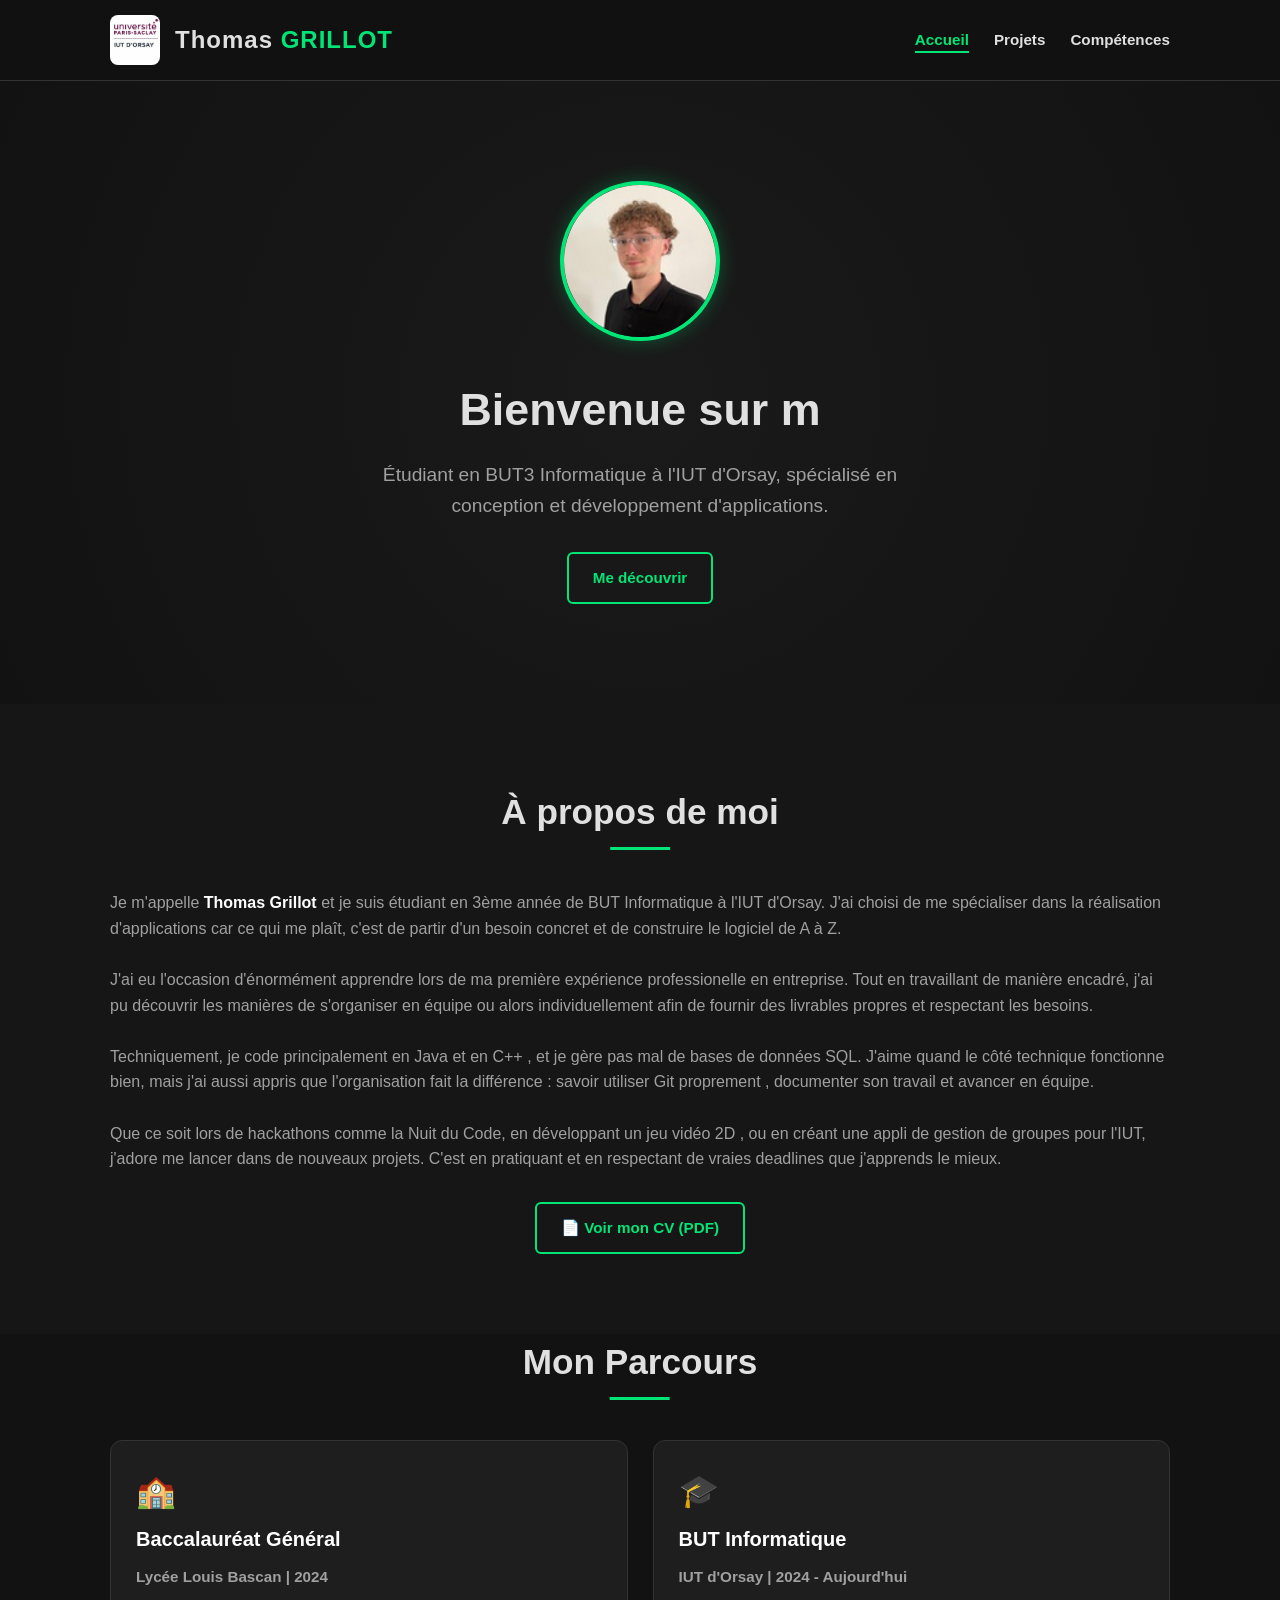
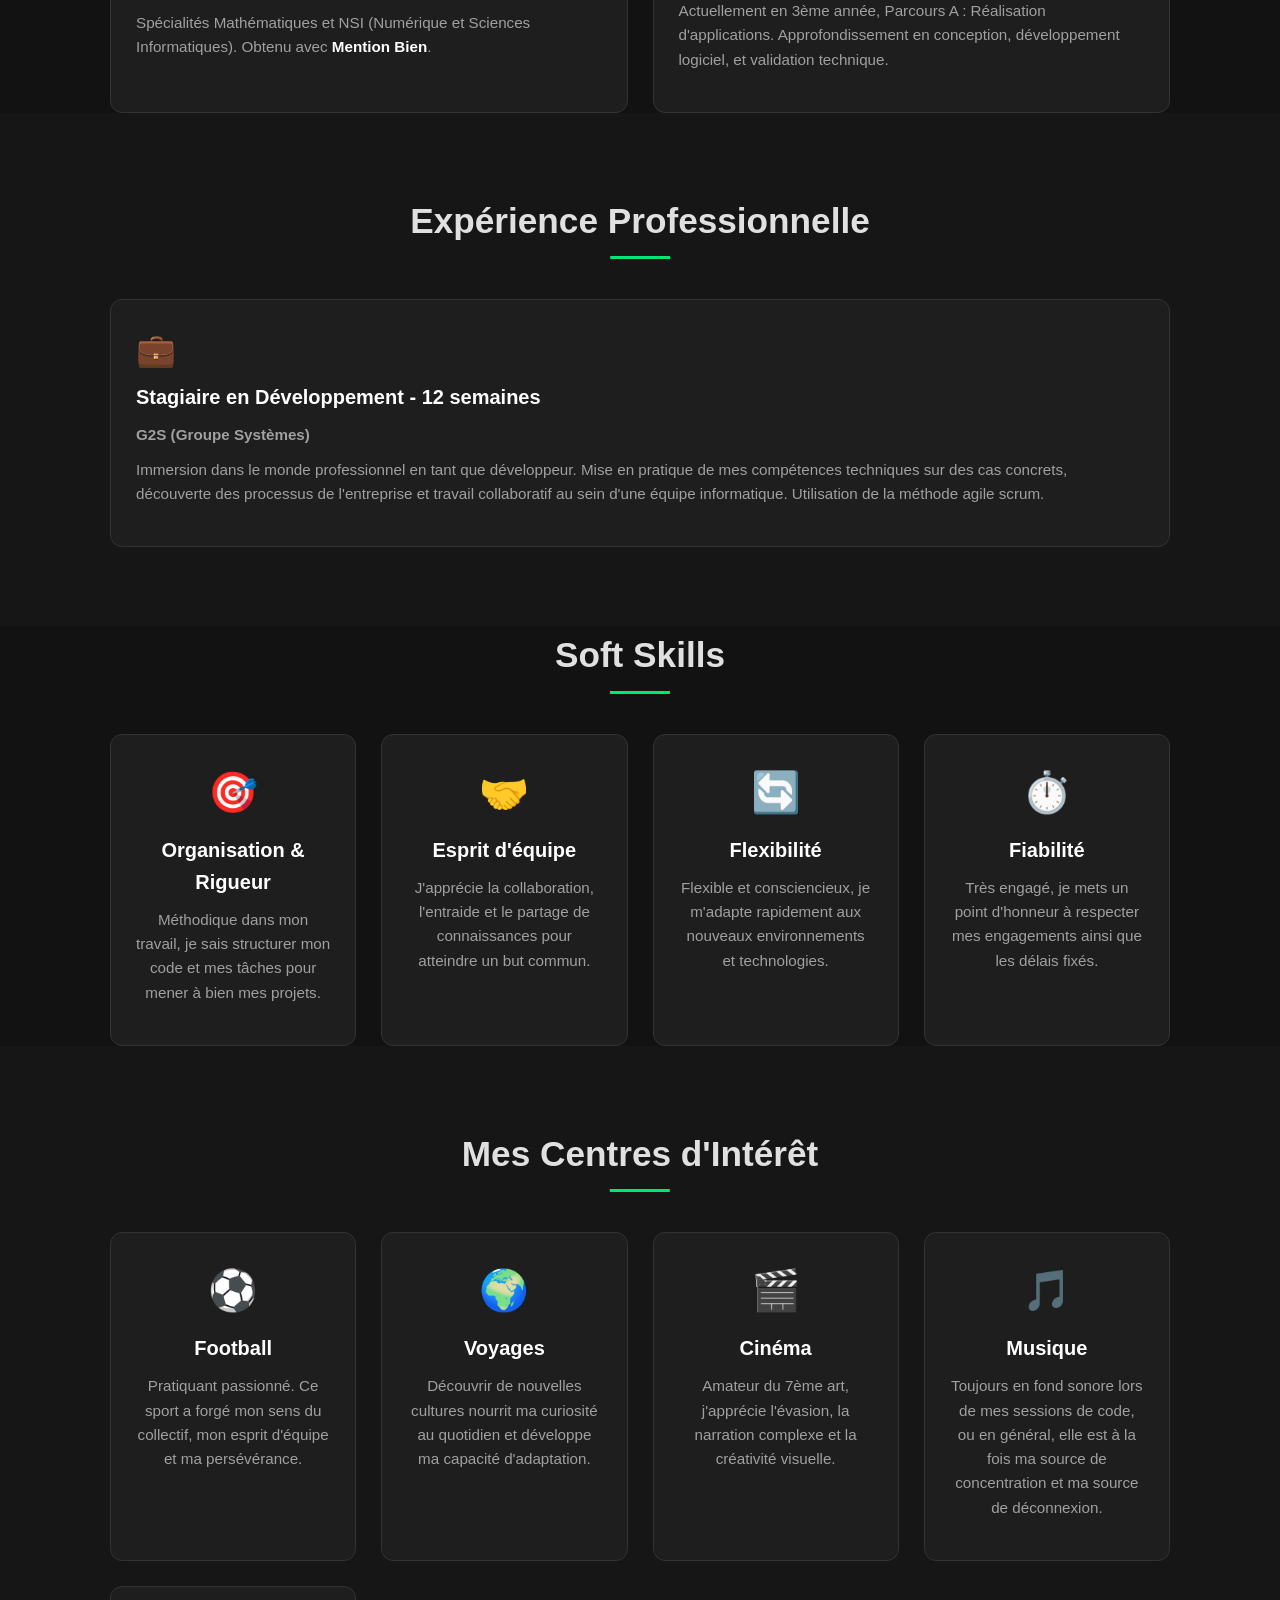
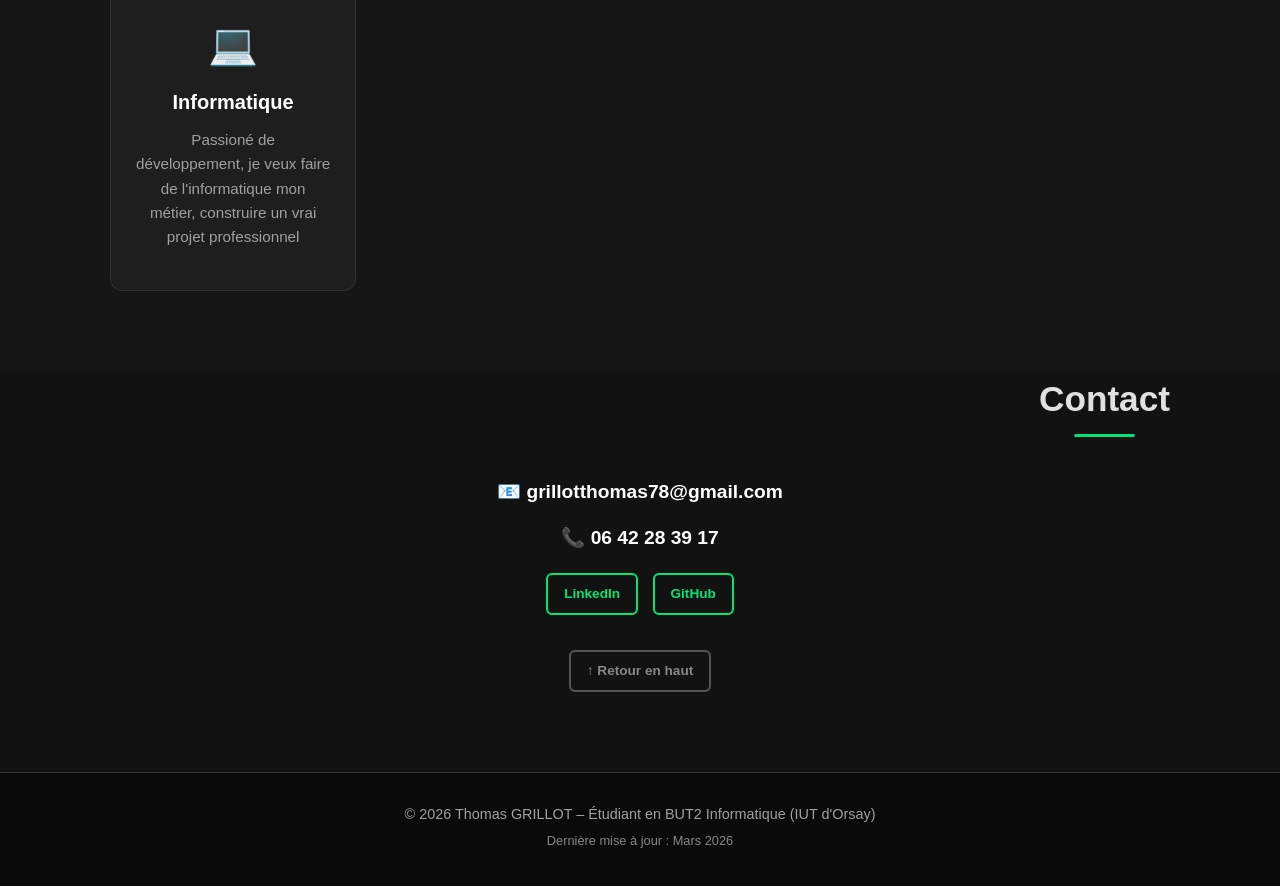
<file: index.html>
<!DOCTYPE html>
<html lang="fr">
<head>
  <meta charset="UTF-8" />
  <meta name="viewport" content="width=device-width, initial-scale=1.0"/>
  <title>Thomas Grillot – Accueil | Développeur</title>
  <link rel="stylesheet" href="styles.css"/>
</head>
<body>

  <header>
    <div class="container">
      <div class="logo-container">
        <img src="OIP.png" alt="Logo de Thomas Grillot" class="logo">
        <h1>Thomas <strong>GRILLOT</strong></h1>
      </div>
      <nav>
        <ul>
          <li><a href="index.html" class="active">Accueil</a></li>
          <li><a href="projets.html">Projets</a></li>
          <li><a href="competences.html">Compétences</a></li>
        </ul>
      </nav>
    </div>
  </header>

  <section class="hero">
    <div id="particles-js"></div>
    
    <div class="container">
      <img src="photo.png" alt="Photo de Thomas Grillot" class="profile-pic fade-in">
      
      <h2 id="typewriter" class="fade-in"></h2>
      
      <p class="fade-in">Étudiant en BUT3 Informatique à l'IUT d'Orsay, spécialisé en conception et développement d'applications.</p>
      
      <div class="fade-in">
        <a href="#about" class="btn">Me découvrir</a>
      </div>
    </div>
  </section>

  <section id="about" class="light fade-in">
    <div class="container"> 
      <h2 class="section-title">À propos de moi</h2>
      <p>
        Je m'appelle <strong>Thomas Grillot</strong> et je suis étudiant en 3ème année de BUT Informatique à l'IUT d'Orsay. J'ai choisi de me spécialiser dans la réalisation d'applications car ce qui me plaît, c'est de partir d'un besoin concret et de construire le logiciel de A à Z.
        <br><br>
        J'ai eu l'occasion d'énormément apprendre lors de ma première expérience professionelle en entreprise. Tout en travaillant de manière encadré, j'ai pu découvrir les manières de s'organiser en équipe ou alors individuellement afin de fournir des livrables propres et respectant les besoins. 
        <br><br>
        Techniquement, je code principalement en Java et en C++ , et je gère pas mal de bases de données SQL. J'aime quand le côté technique fonctionne bien, mais j'ai aussi appris que l'organisation fait la différence : savoir utiliser Git proprement , documenter son travail et avancer en équipe.
        <br><br>
        Que ce soit lors de hackathons comme la Nuit du Code, en développant un jeu vidéo 2D , ou en créant une appli de gestion de groupes pour l'IUT, j'adore me lancer dans de nouveaux projets. C'est en pratiquant et en respectant de vraies deadlines  que j'apprends le mieux.</p>

      <div style="text-align: center; margin-top: 30px;">
        <a href="CV.pdf" class="btn" target="_blank">📄 Voir mon CV (PDF)</a>
      </div>
    </div>
  </section>
  
  <section class="container fade-in">
    <h2 class="section-title">Mon Parcours</h2>
    <div class="projets-grid">

      <div class="projet">
        <h3 style="font-size: 2rem; margin-bottom: 5px;">🏫</h3>
        <h3>Baccalauréat Général</h3>
        <p style="color: var(--text-secondary); font-weight: bold; margin-bottom: 10px;">Lycée Louis Bascan | 2024</p>
        <p>Spécialités Mathématiques et NSI (Numérique et Sciences Informatiques). Obtenu avec <strong>Mention Bien</strong>.</p>
      </div>
      
      <div class="projet">
        <h3 style="font-size: 2rem; margin-bottom: 5px;">🎓</h3>
        <h3>BUT Informatique</h3>
        <p style="color: var(--text-secondary); font-weight: bold; margin-bottom: 10px;">IUT d'Orsay | 2024 - Aujourd'hui</p>
        <p>Actuellement en 3ème année, Parcours A : Réalisation d'applications. Approfondissement en conception, développement logiciel, et validation technique.</p>
      </div>


    </div>
  </section>

  <section class="light fade-in">
    <div class="container">
      <h2 class="section-title">Expérience Professionnelle</h2>
      <div class="projets-grid" style="grid-template-columns: repeat(auto-fit, minmax(300px, 1fr));">
        
        <div class="projet">
          <h3 style="font-size: 2rem; margin-bottom: 5px;">💼</h3>
          <h3>Stagiaire en Développement - 12 semaines</h3>
          <p style="color: var(--text-secondary); font-weight: bold; margin-bottom: 10px;">G2S (Groupe Systèmes)</p>
          <p>Immersion dans le monde professionnel en tant que développeur. Mise en pratique de mes compétences techniques sur des cas concrets, découverte des processus de l'entreprise et travail collaboratif au sein d'une équipe informatique. Utilisation de la méthode agile scrum.</p>
        </div>

      </div>
    </div>
  </section>

  <section class="container fade-in">
    <h2 class="section-title">Soft Skills</h2>
    <div class="projets-grid" style="grid-template-columns: repeat(auto-fit, minmax(200px, 1fr));">
      
      <div class="projet" style="text-align: center;">
        <h3 style="font-size: 2.5rem; margin-bottom: 10px;">🎯</h3>
        <h3>Organisation & Rigueur</h3>
        <p>Méthodique dans mon travail, je sais structurer mon code et mes tâches pour mener à bien mes projets.</p>
      </div>

      <div class="projet" style="text-align: center;">
        <h3 style="font-size: 2.5rem; margin-bottom: 10px;">🤝</h3>
        <h3>Esprit d'équipe</h3>
        <p>J'apprécie la collaboration, l'entraide et le partage de connaissances pour atteindre un but commun.</p>
      </div>

      <div class="projet" style="text-align: center;">
        <h3 style="font-size: 2.5rem; margin-bottom: 10px;">🔄</h3>
        <h3>Flexibilité</h3>
        <p>Flexible et consciencieux, je m'adapte rapidement aux nouveaux environnements et technologies.</p>
      </div>

      <div class="projet" style="text-align: center;">
        <h3 style="font-size: 2.5rem; margin-bottom: 10px;">⏱️</h3>
        <h3>Fiabilité</h3>
        <p>Très engagé, je mets un point d'honneur à respecter mes engagements ainsi que les délais fixés.</p>
      </div>

    </div>
  </section>

  <section class="light fade-in">
    <div class="container">
      <h2 class="section-title">Mes Centres d'Intérêt</h2>
      <div class="projets-grid" style="grid-template-columns: repeat(auto-fit, minmax(200px, 1fr));">
        
        <div class="projet" style="text-align: center;">
          <h3 style="font-size: 2.5rem; margin-bottom: 10px;">⚽</h3>
          <h3>Football</h3>
          <p>Pratiquant passionné. Ce sport a forgé mon sens du collectif, mon esprit d'équipe et ma persévérance.</p>
        </div>

        <div class="projet" style="text-align: center;">
          <h3 style="font-size: 2.5rem; margin-bottom: 10px;">🌍</h3>
          <h3>Voyages</h3>
          <p>Découvrir de nouvelles cultures nourrit ma curiosité au quotidien et développe ma capacité d'adaptation.</p>
        </div>

        <div class="projet" style="text-align: center;">
          <h3 style="font-size: 2.5rem; margin-bottom: 10px;">🎬</h3>
          <h3>Cinéma</h3>
          <p>Amateur du 7ème art, j'apprécie l'évasion, la narration complexe et la créativité visuelle.</p>
        </div>

        <div class="projet" style="text-align: center;">
          <h3 style="font-size: 2.5rem; margin-bottom: 10px;">🎵</h3>
          <h3>Musique</h3>
          <p>Toujours en fond sonore lors de mes sessions de code, ou en général, elle est à la fois ma source de concentration et ma source de déconnexion.</p>
        </div>

        <div class="projet" style="text-align: center;">
          <h3 style="font-size: 2.5rem; margin-bottom: 10px;">💻</h3>
          <h3>Informatique</h3>
          <p>Passioné de développement, je veux faire de l'informatique mon métier, construire un vrai projet professionnel</p>
        </div>
      </div>
    </div>
  </section>

  <section id="contact" class="container fade-in">
    <div style="text-align: center;">
      <h2 class="section-title">Contact</h2>
      <p style="font-size: 1.2rem; margin-bottom: 15px;">
        📧 <a href="mailto:grillotthomas78@gmail.com" style="color: var(--accent-color); text-decoration: none;"><strong>grillotthomas78@gmail.com</strong></a>
      </p>
      <p style="font-size: 1.2rem; margin-bottom: 20px;">
        📞 <strong>06 42 28 39 17</strong>
      </p>
      <p>
        <a href="https://www.linkedin.com/in/thomas-grillot-857299399/" class="btn btn-sm" target="_blank" style="margin-right: 10px;">LinkedIn</a> 
        <a href="https://github.com/ton-pseudo" class="btn btn-sm" target="_blank">GitHub</a>
      </p>
    </div>
  </section>
  
  <div class="container" style="text-align: center; padding: 20px 0;">
    <a href="#" class="btn btn-sm" style="border-color: #555; color: #888;">↑ Retour en haut</a>
  </div>

  <footer>
    <div class="container">
      <p>&copy; 2026 Thomas GRILLOT – Étudiant en BUT2 Informatique (IUT d'Orsay) </p>
      <p style="font-size: 0.8em; color: #888;">Dernière mise à jour : Mars 2026</p>
    </div>
  </footer>

  <script src="scripts.js"></script>
  
  </body>
</html>
</file>
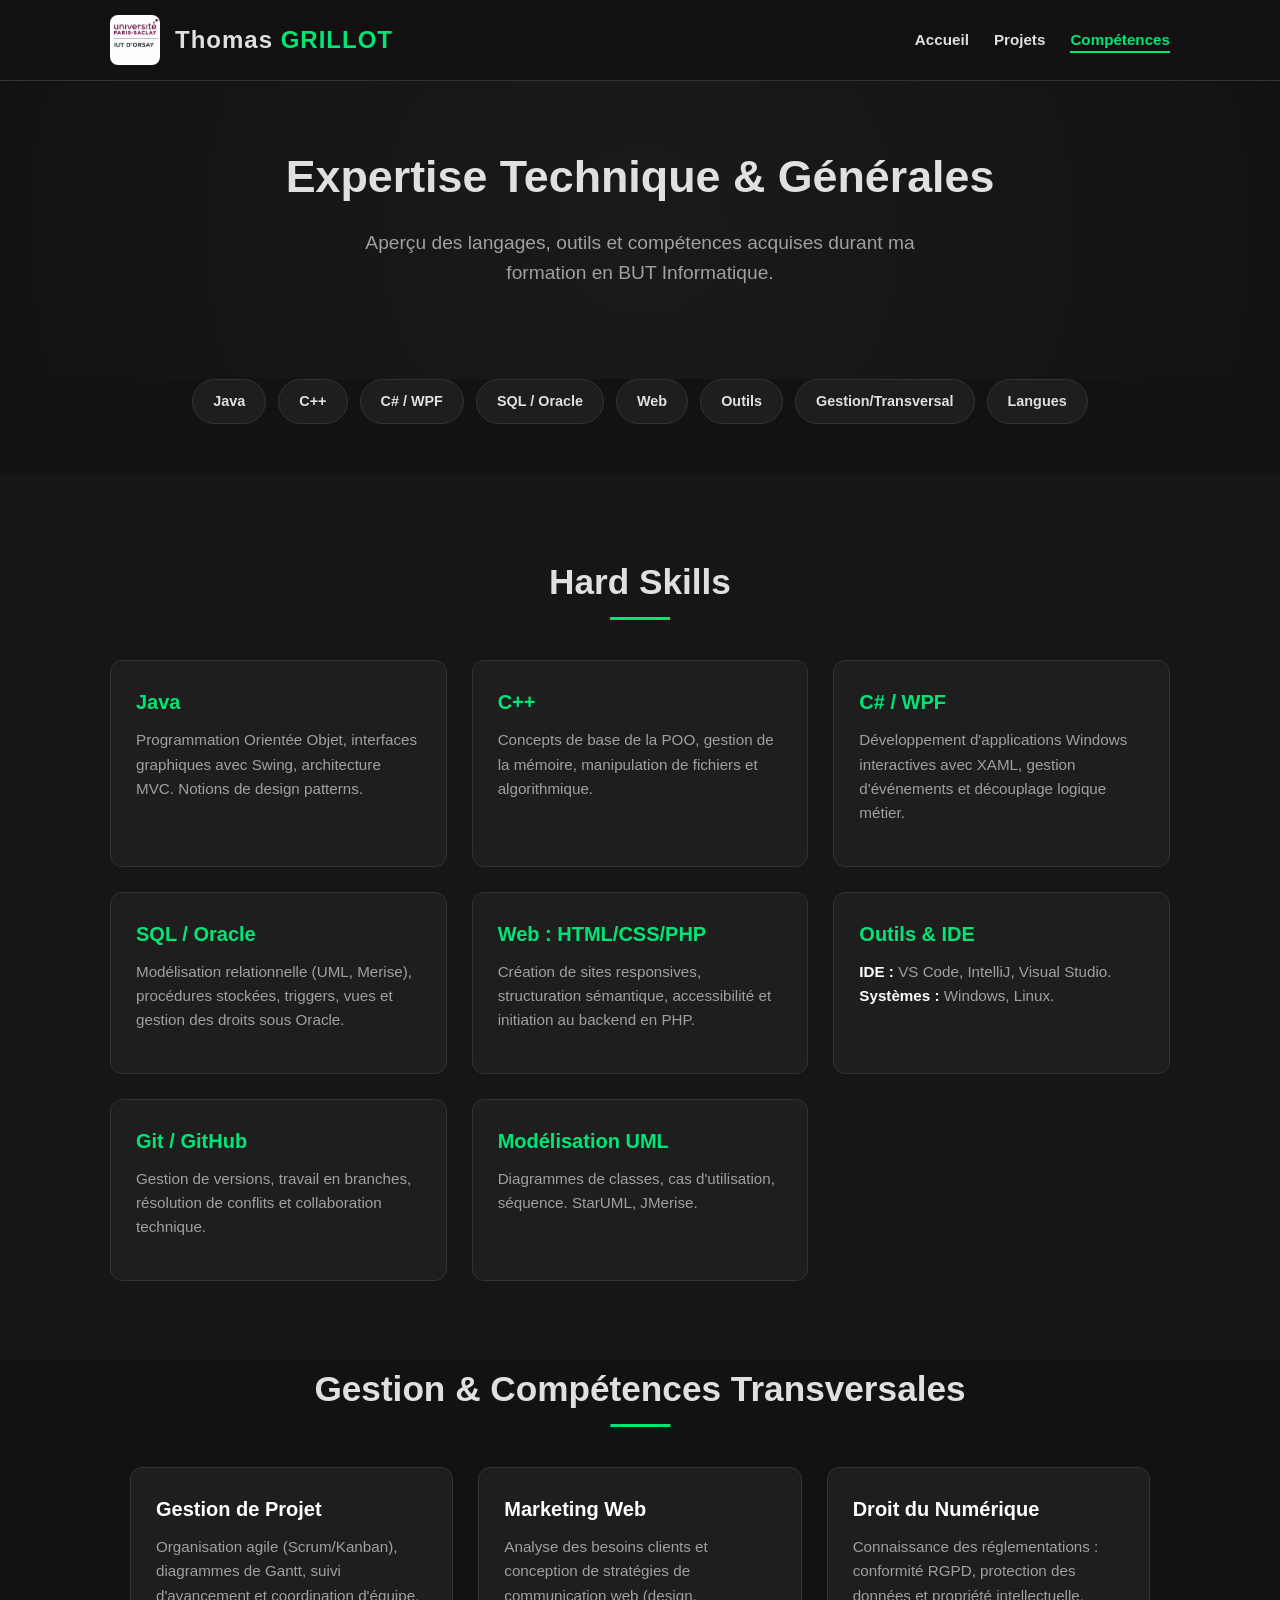
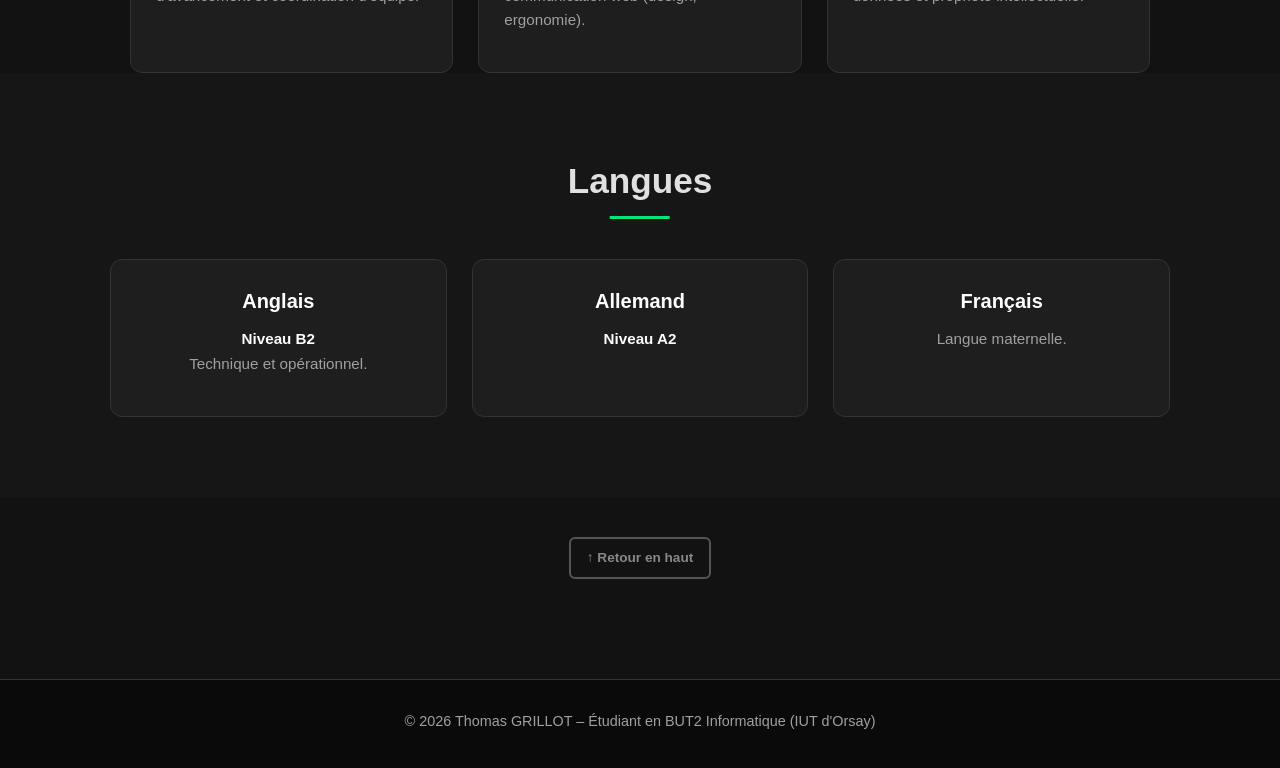
<file: competences.html>
<!DOCTYPE html>
<html lang="fr">
<head>
  <meta charset="UTF-8" />
  <meta name="viewport" content="width=device-width, initial-scale=1.0"/>
  <title>Thomas Grillot – Mes Compétences | Portfolio</title>
  <link rel="stylesheet" href="styles.css"/>
</head>
<body>

  <header>
    <div class="container">
      <div class="logo-container">
        <img src="OIP.png" alt="Logo de Thomas Grillot" class="logo">
        <h1>Thomas <strong>GRILLOT</strong></h1>
      </div>
      <nav>
        <ul>
          <li><a href="index.html">Accueil</a></li>
          <li><a href="projets.html">Projets</a></li>
          <li><a href="competences.html" class="active">Compétences</a></li>
        </ul>
      </nav>
    </div>
  </header>

  <section class="hero" style="padding: 60px 0;">
    <div class="container">
      <h2 class="fade-in">Expertise Technique & Générales</h2>
      <p class="fade-in">Aperçu des langages, outils et compétences acquises durant ma formation en BUT Informatique.</p>
    </div>
  </section>

  <section class="container fade-in">
    <ul class="skills-nav">
        <li><a href="#java">Java</a></li>
        <li><a href="#cpp">C++</a></li>
        <li><a href="#csharp">C# / WPF</a></li>
        <li><a href="#sql">SQL / Oracle</a></li>
        <li><a href="#web">Web</a></li>
        <li><a href="#outils">Outils</a></li> 
        <li><a href="#gestion">Gestion/Transversal</a></li> 
        <li><a href="#langues">Langues</a></li> 
    </ul>
  </section>

  <section class="light">
    <h2 id="gestion" class="section-title">Hard Skills</h2>
    <div class="container projets-grid">
      
      <div id="java" class="projet fade-in">
        <h3 style="color: var(--accent-color);">Java</h3>
        <p>Programmation Orientée Objet, interfaces graphiques avec Swing, architecture MVC. Notions de design patterns.</p>
      </div>

      <div id="cpp" class="projet fade-in">
        <h3 style="color: var(--accent-color);">C++</h3>
        <p>Concepts de base de la POO, gestion de la mémoire, manipulation de fichiers et algorithmique.</p>
      </div>

      <div id="csharp" class="projet fade-in">
        <h3 style="color: var(--accent-color);">C# / WPF</h3>
        <p>Développement d'applications Windows interactives avec XAML, gestion d'événements et découplage logique métier.</p>
      </div>

      <div id="sql" class="projet fade-in">
        <h3 style="color: var(--accent-color);">SQL / Oracle</h3>
        <p>Modélisation relationnelle (UML, Merise), procédures stockées, triggers, vues et gestion des droits sous Oracle.</p>
      </div>

      <div id="web" class="projet fade-in">
        <h3 style="color: var(--accent-color);">Web : HTML/CSS/PHP</h3>
        <p>Création de sites responsives, structuration sémantique, accessibilité et initiation au backend en PHP.</p>
      </div>

      <div id="outils" class="projet fade-in">
        <h3 style="color: var(--accent-color);">Outils & IDE</h3>
        <p><strong>IDE :</strong> VS Code, IntelliJ, Visual Studio. <br><strong>Systèmes :</strong> Windows, Linux.</p>
      </div>

      <div id="git" class="projet fade-in">
        <h3 style="color: var(--accent-color);">Git / GitHub</h3>
        <p>Gestion de versions, travail en branches, résolution de conflits et collaboration technique.</p>
      </div>

      <div id="uml" class="projet fade-in">
        <h3 style="color: var(--accent-color);">Modélisation UML</h3>
        <p>Diagrammes de classes, cas d'utilisation, séquence. StarUML, JMerise.</p>
      </div>
    </div>
  </section>

  <section class="container">
    <div class="container">
      <h2 id="gestion" class="section-title">Gestion & Compétences Transversales</h2>
      <div class="projets-grid">
        
        <div class="projet fade-in">
          <h3>Gestion de Projet</h3>
          <p>Organisation agile (Scrum/Kanban), diagrammes de Gantt, suivi d'avancement et coordination d'équipe.</p>
        </div>
        
        <div class="projet fade-in">
          <h3>Marketing Web</h3>
          <p>Analyse des besoins clients et conception de stratégies de communication web (design, ergonomie).</p>
        </div>
        
        <div class="projet fade-in">
          <h3>Droit du Numérique</h3>
          <p>Connaissance des réglementations : conformité RGPD, protection des données et propriété intellectuelle.</p>
        </div>

      </div>
    </div>
  </section>

  <section class="light fade-in">
    <div class="container">
      <h2 id="langues" class="section-title">Langues</h2>
      <div class="projets-grid" style="grid-template-columns: repeat(auto-fit, minmax(250px, 1fr));">
        
        <div class="projet fade-in" style="text-align: center;">
          <h3>Anglais</h3>
          <p><strong>Niveau B2</strong><br>Technique et opérationnel.</p>
        </div>

        <div class="projet fade-in" style="text-align: center;">
          <h3>Allemand</h3>
          <p><strong>Niveau A2</strong><br></p>
        </div>

        <div class="projet fade-in" style="text-align: center;">
          <h3>Français</h3>
          <p>Langue maternelle.</p>
        </div>

      </div>
    </div>
  </section>

  <div class="container" style="text-align: center; padding: 40px 0;">
    <a href="#" class="btn btn-sm" style="border-color: #555; color: #888;">↑ Retour en haut</a>
  </div>

  <footer>
    <div class="container">
      <p>&copy; 2026 Thomas GRILLOT – Étudiant en BUT2 Informatique (IUT d'Orsay)</p>
    </div>
  </footer>

  <script src="scripts.js"></script>
</body>
</html>
</file>
<file: styles.css>
/* --- RESET DE BASE --- */
* {
  margin: 0;
  padding: 0;
  box-sizing: border-box;
}

:root {
  --bg-color: #121212;
  --surface-color: #1e1e1e;
  --text-primary: #e0e0e0;
  --text-secondary: #a0a0a0;
  --accent-color: #00e676; /* Vert Électrique Tech */
  --accent-hover: #69f0ae;
  --border-color: #333;
  --font-main: 'Segoe UI', Roboto, Helvetica, Arial, sans-serif;
  --transition: all 0.3s ease;
}

html {
  scroll-behavior: smooth;
  background-color: var(--bg-color);
}

body {
  font-family: var(--font-main);
  line-height: 1.6;
  color: var(--text-primary);
  background-color: var(--bg-color);
  overflow-x: hidden;
}

.container {
  max-width: 1100px;
  margin: auto;
  padding: 0 20px;
}

/* --- HEADER & NAVIGATION --- */
header {
  background: rgba(18, 18, 18, 0.95);
  padding: 15px 0;
  position: sticky;
  top: 0;
  z-index: 1000;
  border-bottom: 1px solid var(--border-color);
  backdrop-filter: blur(5px);
}

header .container {
  display: flex;
  justify-content: space-between;
  align-items: center;
}

header h1 {
  font-size: 1.5rem;
  letter-spacing: 1px;
}

header h1 strong {
  color: var(--accent-color);
}

.logo-container {
  display: flex;
  align-items: center;
  gap: 15px;
}

.logo {
  height: 50px;
  width: auto;
  border-radius: 8px;
}

nav ul {
  display: flex;
  gap: 25px;
  list-style: none;
}

nav a {
  color: var(--text-primary);
  text-decoration: none;
  font-weight: 600;
  transition: var(--transition);
  font-size: 0.95rem;
  padding: 5px 0;
  position: relative;
}

nav a:hover {
  color: var(--accent-color);
}

nav a.active {
  color: var(--accent-color);
}

nav a.active::after {
  content: '';
  position: absolute;
  width: 100%;
  height: 2px;
  bottom: 0;
  left: 0;
  background-color: var(--accent-color);
}

/* --- SECTION HERO --- */
.hero {
  padding: 100px 0;
  text-align: center;
  position: relative;
  background: radial-gradient(circle at center, #1a1a1a 0%, #121212 100%);
  overflow: hidden;
}

/* Container pour les particules JS */
#particles-js {
  position: absolute;
  width: 100%;
  height: 100%;
  top: 0;
  left: 0;
  z-index: 1;
}

.hero .container {
  position: relative;
  z-index: 10; /* Au-dessus des particules */
}

/* Style Photo de Profil */
.profile-pic {
  width: 160px;
  height: 160px;
  border-radius: 50%;
  object-fit: cover;
  border: 4px solid var(--accent-color);
  box-shadow: 0 0 20px rgba(0, 230, 118, 0.3);
  margin-bottom: 25px;
  transition: transform 0.5s ease;
}

.profile-pic:hover {
  transform: scale(1.05) rotate(5deg);
}

.hero h2 {
  font-size: 2.8rem;
  margin-bottom: 15px;
  font-weight: 800;
}

/* Style pour l'effet Typewriter JS */
.typewriter-text {
  color: var(--accent-color);
}

.hero p {
  font-size: 1.2rem;
  color: var(--text-secondary);
  max-width: 600px;
  margin: 0 auto 30px auto;
}

/* --- SECTIONS GÉNÉRALES --- */
section {
  padding: 80px 0;
}

section.light {
  background-color: #161616; /* Gris très légèrement plus clair */
}

h2.section-title {
  text-align: center;
  font-size: 2.2rem;
  margin-bottom: 50px;
  font-weight: 700;
  position: relative;
  display: inline-block;
  left: 50%;
  transform: translateX(-50%);
}

h2.section-title::after {
  content: '';
  position: absolute;
  width: 60px;
  height: 3px;
  background-color: var(--accent-color);
  bottom: -10px;
  left: 50%;
  transform: translateX(-50%);
}

h3 {
  color: #fff;
  margin-bottom: 15px;
}

p {
  color: var(--text-secondary);
  margin-bottom: 15px;
  font-size: 1rem;
}

strong {
  color: #fff;
}

hr {
  border: 0;
  border-top: 1px solid var(--border-color);
  margin: 40px 0;
}

/* --- GRILLE DE CARTES (PROJETS & SKILLS) --- */
.projets-grid {
  display: grid;
  grid-template-columns: repeat(auto-fit, minmax(300px, 1fr));
  gap: 25px;
  align-items: stretch;
}

.projet {
  background-color: var(--surface-color);
  padding: 25px;
  border-radius: 12px;
  border: 1px solid var(--border-color);
  transition: var(--transition);
  display: flex;
  flex-direction: column;
}

.projet:hover {
  transform: translateY(-5px);
  border-color: var(--accent-color);
  box-shadow: 0 5px 15px rgba(0, 230, 118, 0.1);
}

.projet img {
  width: 100%;
  height: 180px;
  object-fit: cover;
  border-radius: 8px;
  margin-bottom: 20px;
  border: 1px solid var(--border-color);
}

.projet h3 {
  font-size: 1.25rem;
  margin-bottom: 10px;
}

.projet p {
  font-size: 0.95rem;
  flex-grow: 1; /* Pousse le contenu vers le bas si nécessaire */
}

/* --- BOUTONS --- */
.btn {
  display: inline-block;
  padding: 12px 24px;
  background-color: transparent;
  color: var(--accent-color);
  text-decoration: none;
  border-radius: 6px;
  font-weight: 700;
  border: 2px solid var(--accent-color);
  transition: var(--transition);
  cursor: pointer;
  font-size: 0.95rem;
}

.btn:hover {
  background-color: var(--accent-color);
  color: #121212;
  box-shadow: 0 0 15px rgba(0, 230, 118, 0.4);
}

.btn-sm {
  padding: 8px 16px;
  font-size: 0.85rem;
}

/* --- PAGE COMPÉTENCES (LISTE HORIZONTALE) --- */
.skills-nav {
  display: flex;
  flex-wrap: wrap;
  justify-content: center;
  gap: 12px;
  list-style: none;
  margin-bottom: 50px;
}

.skills-nav li a {
  display: block;
  padding: 10px 20px;
  background-color: var(--surface-color);
  color: var(--text-primary);
  text-decoration: none;
  border-radius: 30px;
  border: 1px solid var(--border-color);
  font-weight: 600;
  font-size: 0.9rem;
  transition: var(--transition);
}

.skills-nav li a:hover {
  border-color: var(--accent-color);
  color: var(--accent-color);
  background-color: rgba(0, 230, 118, 0.05);
}

/* --- FOOTER --- */
footer {
  background-color: #0a0a0a;
  color: var(--text-secondary);
  text-align: center;
  padding: 30px 0;
  border-top: 1px solid var(--border-color);
  margin-top: 60px;
}

footer p {
  margin-bottom: 5px;
  font-size: 0.9rem;
}

/* --- ANIMATION FADE-IN (Observer) --- */
.fade-in {
  opacity: 0;
  transform: translateY(20px);
  transition: opacity 0.6s ease-out, transform 0.6s ease-out;
}

.fade-in.visible {
  opacity: 1;
  transform: translateY(0);
}

/* --- RESPONSIVE BASIC --- */
@media (max-width: 768px) {
  .hero h2 { font-size: 2.2rem; }
  header .container { flex-direction: column; gap: 15px; }
  nav ul { flex-wrap: wrap; justify-content: center; gap: 15px; }
}
</file>
